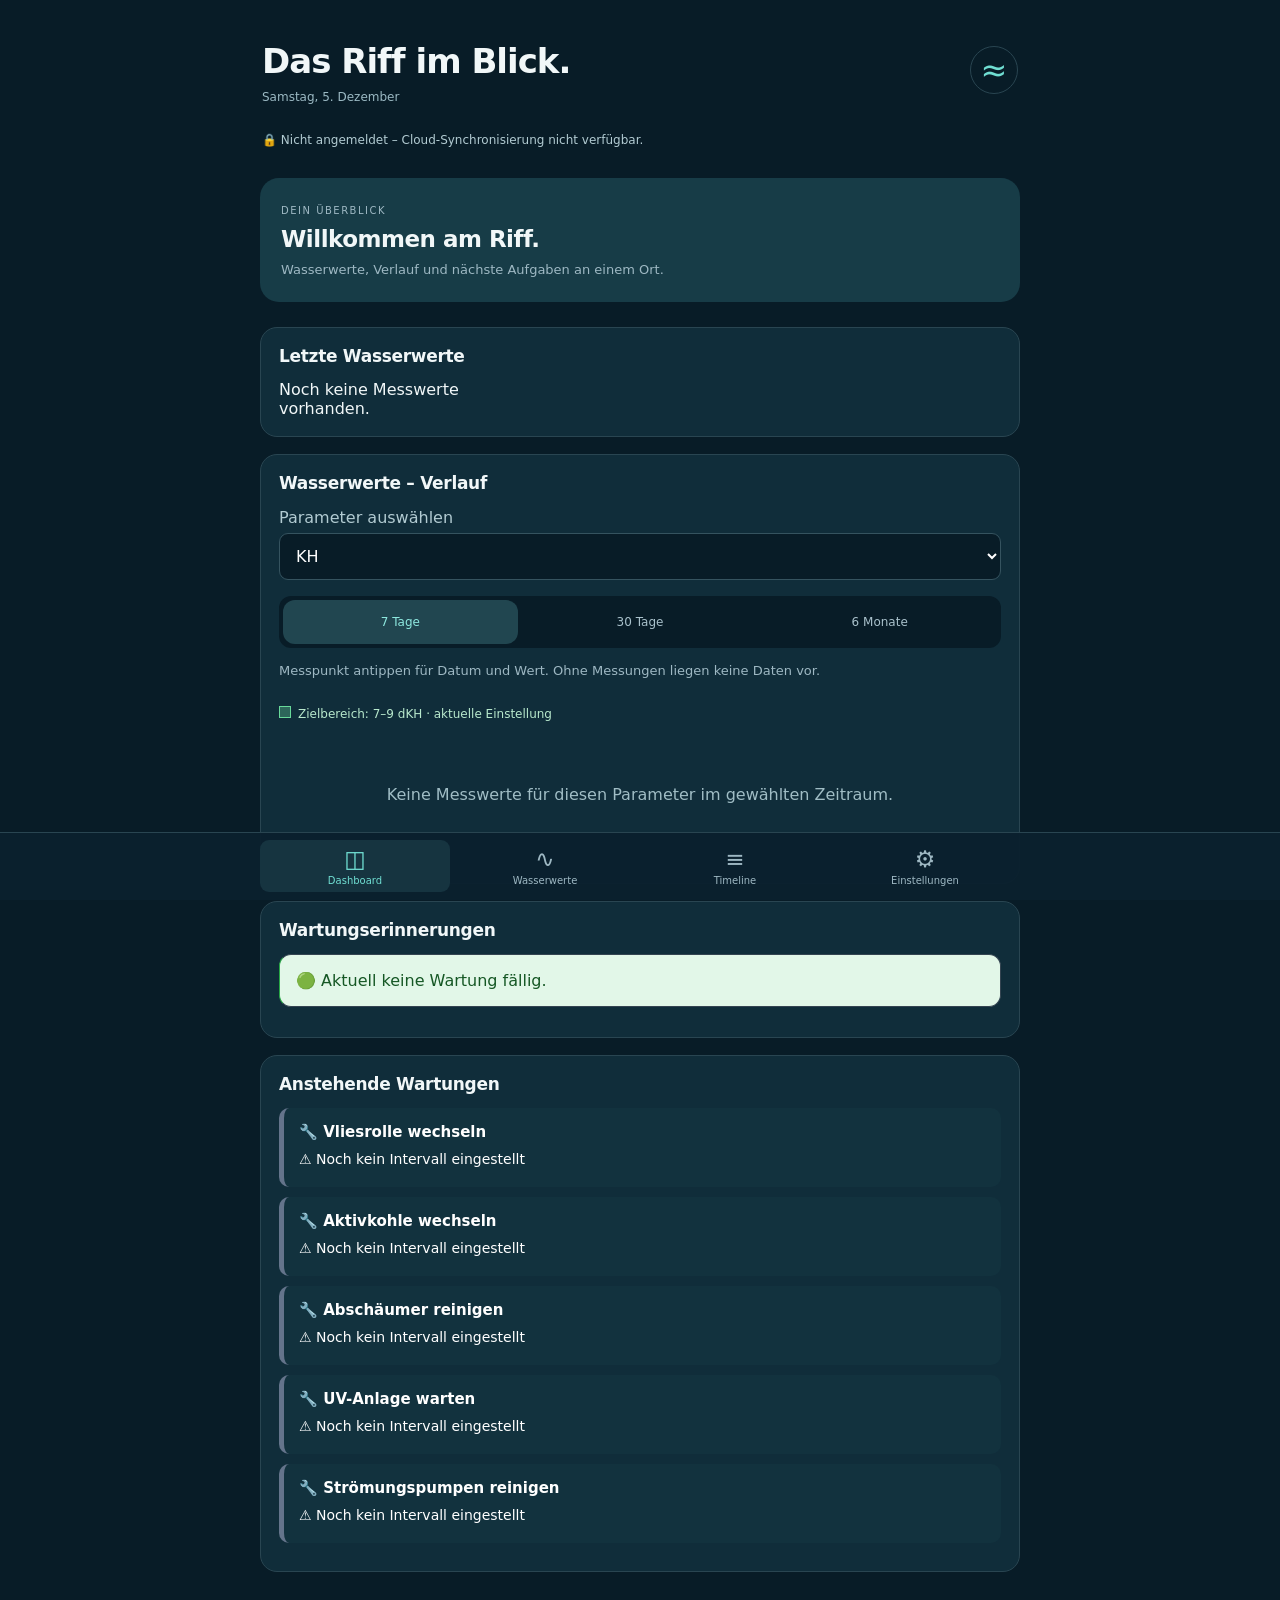
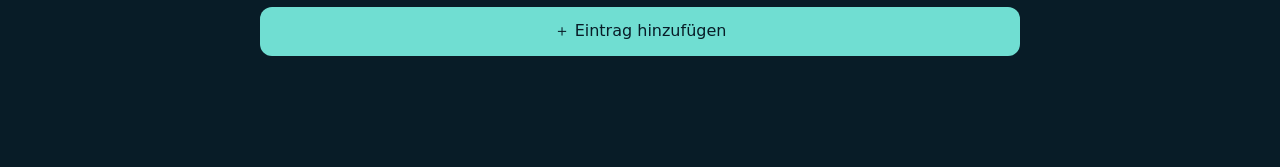
<file: index.html>
<!DOCTYPE html>
<html lang="de">
<head>
  <meta charset="UTF-8">
<meta http-equiv="Content-Security-Policy" content="default-src 'none'; script-src 'self'; style-src 'self' 'unsafe-inline'; img-src 'self' data:; connect-src 'self' https://yjmjafgycofdzkhppqml.supabase.co; worker-src 'self'; object-src 'none'; base-uri 'none'; form-action 'none'">
  <meta name="viewport"
        content="width=device-width, initial-scale=1">
  <title>Aquarium Tracker</title>
  <link rel="stylesheet" href="style.css">
  <link rel="manifest" href="manifest.json">
  <link rel="apple-touch-icon" href="icon-192.png">
  <link rel="icon" type="image/png" href="icon-192.png">
<script src="supabase-sdk-2.118.0.js" defer></script>
<script src="schreibschutz.js" defer></script>
<script src="app.js" defer></script>
<script src="wartung.js" defer></script>
<script src="supabase.js" defer></script>
<script src="oberflaeche.js" defer></script>
<script src="wartung-bearbeiten.js" defer></script>
</head>
<body>

  <!-- Supabase Anmeldung -->




  <header class="riff-header"><div><h1>Das Riff im Blick.</h1><p id="heutigesDatum"></p></div><span class="riff-marke" aria-hidden="true">≈</span></header>
<main>
<section id="ansicht-dashboard" class="ansicht" aria-label="Dashboard"><div class="ueberblick"><span class="augenbraue">Dein Überblick</span><h2>Willkommen am Riff.</h2><p>Wasserwerte, Verlauf und nächste Aufgaben an einem Ort.</p></div>
<section class="card">
      <h2>Letzte Wasserwerte</h2>
      <div id="aktuelleWerte" class="werte"></div>
    </section><section class="card">
  <h2>Wasserwerte – Verlauf</h2>

  <label for="diagrammParameter">
    Parameter auswählen
  </label>

  <select id="diagrammParameter">
    <option value="KH">KH</option>
    <option value="Ca">Calcium</option>
    <option value="Mg">Magnesium</option>
    <option value="NO3">Nitrat (NO₃)</option>
    <option value="PO4">Phosphat (PO₄)</option>
    <option value="Salinität">Salinität</option>
    <option value="Temperatur">Temperatur</option>
  </select>

  <div class="zeitraeume" role="group" aria-label="Diagrammzeitraum"><button type="button" data-zeitraum="7" aria-pressed="true">7 Tage</button><button type="button" data-zeitraum="30" aria-pressed="false">30 Tage</button><button type="button" data-zeitraum="6m" aria-pressed="false">6 Monate</button></div><p id="diagrammDetails" class="dezent" aria-live="polite">Messpunkt antippen für Datum und Wert.</p><div id="diagramm" class="diagramm"></div>
</section><section class="card"><h2>Wartungserinnerungen</h2><div id="wartungsErinnerungen"></div></section><section class="card"><h2>Anstehende Wartungen</h2><div id="naechsteWartungen"></div></section><button type="button" id="neuerEintrag">＋ Eintrag hinzufügen</button></section>
<section id="ansicht-wasserwerte" class="ansicht" aria-label="Wasserwerte" hidden><h2 class="seitentitel" tabindex="-1">Wasserwerte & Einträge</h2><p class="dezent">Messungen, Wasserwechsel, Wartungen und Dosierungen erfassen.</p><section class="card">
      <h2>Wasserwert eintragen</h2>

      <form id="werteForm">
        <label for="parameter">Parameter</label>
        <select id="parameter">
          <option value="KH">KH</option>
          <option value="Ca">Calcium</option>
          <option value="Mg">Magnesium</option>
          <option value="NO3">Nitrat (NO₃)</option>
          <option value="PO4">Phosphat (PO₄)</option>
          <option value="Salinität">Salinität</option>
          <option value="Temperatur">Temperatur</option>
        </select>

        <label for="messwert">Messwert</label>
        <input id="messwert" type="number"
               step="any" required
               placeholder="z. B. 8.1">

        <button type="submit">Wert speichern</button>
      </form>
    </section><section class="card">
  <h2>💧 Wasserwechsel</h2>

  <form id="wasserwechselForm">
    <label for="wasserwechselDatum">Datum</label>
    <input id="wasserwechselDatum"
           type="date" required>

    <label for="wasserwechselLiter">
      Gewechselte Wassermenge (Liter)
    </label>
    <input id="wasserwechselLiter"
           type="number"
           min="0.1"
           step="any"
           placeholder="z. B. 50"
           required>

    <label for="wasserwechselNotiz">Notiz</label>
    <input id="wasserwechselNotiz"
           type="text"
           placeholder="z. B. Nyos Pure Salz">

    <button type="submit">
      Wasserwechsel speichern
    </button>
  </form>
</section><section class="card">
  <h2>🔧 Wartung</h2>

  <form id="wartungForm">
    <label for="wartungTyp">Wartungsart</label>
    <select id="wartungTyp">
<option value="filtersocken">Vliesrolle gewechselt</option>
<option value="aktivkohle">Aktivkohle gewechselt</option>
<option value="abschaeumer">Abschäumer gereinigt</option>
<option value="uv">UV-Anlage gereinigt</option>
<option value="pumpen">Strömungspumpen gereinigt</option>
<option value="sonstiges">Sonstige Wartung</option>
    </select>

    <label for="wartungDatum">Datum</label>
    <input id="wartungDatum"
           type="date" required>

    <label for="wartungNotiz">Notiz</label>
    <input id="wartungNotiz"
           type="text"
           placeholder="Optional">

    <button type="submit">
      Wartung speichern
    </button>
  </form>
</section><section class="card">
  <h2>💊 Dosierungen</h2>
  <p>Aktuelle Dosierung ändern oder neu anlegen.</p>

  <form id="dosierungForm">
    <label for="dosierungProdukt">Produkt</label>
    <select id="dosierungProdukt">
      <option>Oceamo Duo</option>
      <option>Oceamo Regulator A</option>
      <option>Oceamo Regulator O</option>
      <option>Phosphat+</option>
      <option>Jod</option>
      <option>Sonstiges</option>
    </select>

    <label for="dosierungMenge">Neue Dosiermenge</label>
    <input id="dosierungMenge"
           type="number"
           min="0"
           step="any"
           required>

    <label for="dosierungEinheit">Einheit</label>
    <select id="dosierungEinheit">
      <option>ml/Tag</option>
      <option>ml/Woche</option>
      <option>Tropfen/Tag</option>
      <option>Tropfen/Woche</option>
    </select>

    <label for="dosierungDatum">Datum</label>
    <input id="dosierungDatum"
           type="date" required>

    <label for="dosierungNotiz">Notiz</label>
    <input id="dosierungNotiz"
           type="text"
           placeholder="z. B. KH-Verbrauch gestiegen">

    <button type="submit">
      Dosierung speichern
    </button>
  </form>

  <h3>Aktuelle Dosierungen</h3>
  <div id="aktuelleDosierungen"></div>
</section></section>
<section id="ansicht-timeline" class="ansicht" aria-label="Timeline" hidden><h2 class="seitentitel" tabindex="-1">Deine Timeline</h2><section class="card">
  <details>
    <summary>📜 Timeline anzeigen</summary>
    <div id="timeline"></div>
    <button id="timelineMehr" class="timeline-button" type="button" hidden>
  ➕ Mehr anzeigen
</button>

<button id="timelineWeniger" class="timeline-button" type="button" hidden>
  ➖ Weniger anzeigen
</button>

  </details>
</section></section>
<section id="ansicht-einstellungen" class="ansicht" aria-label="Einstellungen" hidden><h2 class="seitentitel" tabindex="-1">Einstellungen</h2><p class="dezent" id="appVersion">Aquarium Tracker · Version 1.0</p><section id="cloudLogin">
  <h2>☁️ Cloud-Anmeldung</h2>

  <form id="cloudLoginForm">
    <label for="cloudEmail">E-Mail-Adresse</label>
    <input
      type="email"
      id="cloudEmail"
      autocomplete="username"
      required
    >

    <label for="cloudPasswort">Passwort</label>
    <input
      type="password"
      id="cloudPasswort"
      autocomplete="current-password"
      required
    >

    <button type="submit">🔐 Anmelden</button>
  </form>

  <p id="cloudStatus">Noch nicht angemeldet.</p>

  <!-- ☁️ Synchronisierungsstatus -->
<div id="cloudSyncBereich">
  <h3>🔄 Cloud-Synchronisierung</h3>

  <p id="cloudSyncStatus" role="status" aria-live="polite">
    ⚪ Cloud-Status noch nicht geprüft.
  </p>
</div>

  <button type="button" id="cloudSpeichern">
  ☁️ Aquarium-Daten in Cloud speichern
</button>

<button type="button" id="cloudLaden">
  ☁️ Aquarium-Daten aus Cloud laden
</button>

<!-- 🔒 Sichere Erstverbindung mit der Cloud -->
<button type="button" id="cloudErstverbindung">
  🔗 Erstverbindung mit Cloud herstellen
</button>

<p id="cloudErstverbindungStatus">
  🔒 Erstverbindung noch nicht eingerichtet.
</p>

<p id="cloudLadenStatus"></p>

<p id="cloudSpeicherStatus"></p>

</section><section class="card">
  <details>
    <summary>⚙️ Zielbereiche einstellen</summary>

    <h3>KH (Karbonathärte)</h3>

<label for="khMin">Minimum (dKH)</label>
<input
  id="khMin"
  data-parameter="KH"
  data-feld="min"
  type="number"
  min="0"
  step="0.1"
  value="7"
>

<label for="khMax">Maximum (dKH)</label>
<input
  id="khMax"
  data-parameter="KH"
  data-feld="max"
  type="number"
  min="0"
  step="0.1"
  value="9"
>

<label for="khToleranz">Toleranz (dKH)</label>
<input
  id="khToleranz"
  data-parameter="KH"
  data-feld="toleranz"
  type="number"
  min="0"
  step="0.1"
  value="0.5"
>

<h3>Calcium (Ca)</h3>

<label for="caMin">Minimum (mg/l)</label>
<input
  id="caMin"
  data-parameter="Ca"
  data-feld="min"
  type="number"
  min="0"
  step="1"
  value="400"
>

<label for="caMax">Maximum (mg/l)</label>
<input
  id="caMax"
  data-parameter="Ca"
  data-feld="max"
  type="number"
  min="0"
  step="1"
  value="450"
>

<label for="caToleranz">Toleranz (mg/l)</label>
<input
  id="caToleranz"
  data-parameter="Ca"
  data-feld="toleranz"
  type="number"
  min="0"
  step="1"
  value="20"
>

<h3>Magnesium (Mg)</h3>

<label for="mgMin">Minimum (mg/l)</label>
<input
  id="mgMin"
  data-parameter="Mg"
  data-feld="min"
  type="number"
  min="0"
  step="1"
  value="1250"
>

<label for="mgMax">Maximum (mg/l)</label>
<input
  id="mgMax"
  data-parameter="Mg"
  data-feld="max"
  type="number"
  min="0"
  step="1"
  value="1400"
>

<label for="mgToleranz">Toleranz (mg/l)</label>
<input
  id="mgToleranz"
  data-parameter="Mg"
  data-feld="toleranz"
  type="number"
  min="0"
  step="1"
  value="50"
>

<h3>Nitrat (NO3)</h3>

<label for="no3Min">Minimum (mg/l)</label>
<input
  id="no3Min"
  data-parameter="NO3"
  data-feld="min"
  type="number"
  min="0"
  step="0.1"
  value="2"
>

<label for="no3Max">Maximum (mg/l)</label>
<input
  id="no3Max"
  data-parameter="NO3"
  data-feld="max"
  type="number"
  min="0"
  step="0.1"
  value="15"
>

<label for="no3Toleranz">Toleranz (mg/l)</label>
<input
  id="no3Toleranz"
  data-parameter="NO3"
  data-feld="toleranz"
  type="number"
  min="0"
  step="0.1"
  value="5"
>

<h3>Phosphat (PO4)</h3>

<label for="po4Min">Minimum (mg/l)</label>
<input
  id="po4Min"
  data-parameter="PO4"
  data-feld="min"
  type="number"
  min="0"
  step="0.01"
  value="0.03"
>

<label for="po4Max">Maximum (mg/l)</label>
<input
  id="po4Max"
  data-parameter="PO4"
  data-feld="max"
  type="number"
  min="0"
  step="0.01"
  value="0.10"
>

<label for="po4Toleranz">Toleranz (mg/l)</label>
<input
  id="po4Toleranz"
  data-parameter="PO4"
  data-feld="toleranz"
  type="number"
  min="0"
  step="0.01"
  value="0.02"
>

<h3>Salinität</h3>

<label for="salMin">Minimum (PSU)</label>
<input
  id="salMin"
  data-parameter="Salinität"
  data-feld="min"
  type="number"
  min="0"
  step="0.1"
  value="34"
>

<label for="salMax">Maximum (PSU)</label>
<input
  id="salMax"
  data-parameter="Salinität"
  data-feld="max"
  type="number"
  min="0"
  step="0.1"
  value="36"
>

<label for="salToleranz">Toleranz (PSU)</label>
<input
  id="salToleranz"
  data-parameter="Salinität"
  data-feld="toleranz"
  type="number"
  min="0"
  step="0.1"
  value="0.5"
>
<h3>Temperatur</h3>

<label for="tempMin">Minimum (°C)</label>
<input
  id="tempMin"
  data-parameter="Temperatur"
  data-feld="min"
  type="number"
  min="0"
  step="0.1"
  value="24"
>

<label for="tempMax">Maximum (°C)</label>
<input
  id="tempMax"
  data-parameter="Temperatur"
  data-feld="max"
  type="number"
  min="0"
  step="0.1"
  value="26"
>

<label for="tempToleranz">Toleranz (°C)</label>
<input
  id="tempToleranz"
  data-parameter="Temperatur"
  data-feld="toleranz"
  type="number"
  min="0"
  step="0.1"
  value="0.5"
>

  </details>
</section><section class="card">
  <h2>🔧 Wartungsintervalle</h2>
  <p>
    Lege fest, wann deine nächste Wartung fällig ist
    und ob du daran erinnert werden möchtest.
  </p>
  
  <div id="wartungsplan"></div>
</section><section class="card">
  <h2>💾 Datensicherung</h2>

  <p>
    Sichere alle deine Aquarium-Daten als
    Backup-Datei auf deinem Computer.
  </p>

  <button type="button" id="backupExport">
    Backup herunterladen
  </button>

  <label for="backupImport">
    Backup wiederherstellen
  </label>

  <input
    type="file"
    id="backupImport"
    accept=".json,application/json"
  >

  <p id="backupStatus" aria-live="polite"></p>
</section></section>
</main><nav class="hauptnavigation" aria-label="Hauptnavigation"><button type="button" data-ansicht="dashboard" aria-current="page"><span aria-hidden="true">◫</span>Dashboard</button><button type="button" data-ansicht="wasserwerte"><span aria-hidden="true">∿</span>Wasserwerte</button><button type="button" data-ansicht="timeline"><span aria-hidden="true">≡</span>Timeline</button><button type="button" data-ansicht="einstellungen"><span aria-hidden="true">⚙</span>Einstellungen</button></nav>

</body>
</html>
</file>
<file: style.css>
* {
  box-sizing: border-box;
}

body {
  margin: 0;
  background: #081923;
  color: #f1f7f9;
  font-family: Arial, sans-serif;
}

header {
  padding: 25px 20px;
  background: #0d2632;
}

h1 {
  color: #5dd6dc;
  margin: 0 0 8px;
}

header p {
  color: #9bb9c3;
  margin: 0;
}

main {
  max-width: 850px;
  margin: auto;
  padding: 20px;
}

.card {
  background: #12303c;
  border-radius: 16px;
  padding: 20px;
  margin-bottom: 18px;
}

h2 {
  margin-top: 0;
}

label {
  display: block;
  margin: 15px 0 6px;
  color: #b2cbd2;
}

input, select {
  width: 100%;
  padding: 12px;
  border: 1px solid #315663;
  border-radius: 9px;
  background: #081923;
  color: white;
  font-size: 16px;
}

button {
  width: 100%;
  padding: 14px;
  margin-top: 18px;
  border: none;
  border-radius: 10px;
  background: #5dd6dc;
  color: #08202a;
  font-weight: bold;
  cursor: pointer;
}

.werte {
  display: grid;
  grid-template-columns: repeat(2, 1fr);
  gap: 12px;
}

.wert {
  background: #19404d;
  padding: 15px;
  border-radius: 12px;
}

.wert small {
  color: #a0bdc5;
}

.wert strong {
  display: block;
  font-size: 22px;
  margin-top: 8px;
}

.eintrag {
  border-left: 3px solid #5dd6dc;
  padding: 8px 14px;
  margin-bottom: 14px;
  background: #19404d;
  border-radius: 0 10px 10px 0;
}

.eintrag small {
  color: #a0bdc5;
}

@media (max-width: 400px) {
  .werte {
    grid-template-columns: 1fr;
  }
}

.diagramm {
  margin-top: 20px;
  min-height: 230px;
  overflow: hidden;
}

.diagramm svg {
  display: block;
  width: 100%;
  height: auto;
}

.diagramm text {
  fill: #a0bdc5;
  font-family: Arial, sans-serif;
  font-size: 12px;
}

.diagramm .linie {
  fill: none;
  stroke: #5dd6dc;
  stroke-width: 3;
  stroke-linecap: round;
  stroke-linejoin: round;
}

.diagramm .punkt {
  fill: #5dd6dc;
  stroke: #12303c;
  stroke-width: 2;
}

.diagramm .gitter {
  stroke: #315663;
  stroke-width: 1;
  stroke-dasharray: 4 5;
}

.diagramm .hinweis {
  color: #a0bdc5;
  text-align: center;
  padding: 45px 10px;
}

.wartungsplan-eintrag {
  display: flex;
  flex-direction: column;
  gap: 10px;
  padding: 16px;
  margin: 12px 0;
  border: 1px solid #344451;
  border-radius: 12px;
}

.wartungsplan-eintrag label {
  display: flex;
  align-items: center;
  gap: 10px;
}

.wartungsplan-eintrag input[type="checkbox"] {
  width: auto;
}

.wartungsplan-eintrag p {
  margin: 4px 0;
}
/* Grün: Alles in Ordnung */
.erinnerung-gruen {
  background-color: #e2f7e8;
  border-left-color: #28a745 !important;
  color: #155724;
}

/* Gelb: Wartung bald fällig */
.erinnerung-gelb {
  background-color: #fff3cd;
  border-left-color: #ffc107 !important;
  color: #856404;
}

/* Rot: Wartung überfällig oder heute fällig */
.erinnerung-rot {
  background-color: #f8d7da;
  border-left-color: #dc3545 !important;
  color: #721c24;
}

/* Wartungskarten im Dashboard */

.wartungskarte {
  background: #1e293b;
  border-radius: 12px;
  padding: 15px;
  margin-bottom: 10px;
  border-left: 5px solid #64748b;
  color: white;
}

/* Überschrift der Wartungskarte */
.wartungskarte h3 {
  margin: 0 0 10px 0;
  font-size: 17px;
}

/* Textzeilen der Wartungskarte */
.wartungskarte p {
  margin: 5px 0;
  font-size: 14px;
}

/* Farben für Wartungskarten */

.wartungskarte.rot {
  border-left-color: #ef4444;
}

.wartungskarte.gelb {
  border-left-color: #facc15;
}

.wartungskarte.gruen {
  border-left-color: #22c55e;
}

/* Timeline-Buttons */
.timeline-button {
  display: block;
  margin: 15px auto;
  padding: 12px 20px;

  background-color: #087e9b;
  color: white;

  border: none;
  border-radius: 10px;

  font-size: 14px;
  font-weight: 600;

  cursor: pointer;
  transition: background-color 0.3s ease;
}

/* Versteckte Timeline-Buttons ausblenden */
.timeline-button[hidden] {
  display: none;
}
/* Timeline-Button beim Darüberfahren */
.timeline-button:hover {
  background-color: #0a9cbd;
}

/* 🟢 Wasserwert im Zielbereich */
.wert.status-gruen {
  border-left: 5px solid #22c55e;
}

/* 🟡 Wasserwert leicht außerhalb */
.wert.status-gelb {
  border-left: 5px solid #eab308;
}

/* 🔴 Wasserwert deutlich außerhalb */
.wert.status-rot {
  border-left: 5px solid #ef4444;
}

/* 🔒 Deaktivierte Buttons deutlich kennzeichnen */
button:disabled {
  opacity: 0.45;
  cursor: not-allowed;
}

/* Riff: gemeinsame Startseite und mobile Navigation. */
:root { color-scheme: dark; --riff-akzent: #70ded2; }
.wartung-aktionen { display: flex; gap: 10px; margin-top: 14px; }
.wartung-aktionen button { margin-top: 0; padding: 10px; font-size: 13px; }
.wartung-aktionen .gefahr { background: #462d37; color: #ffc5cc; border: 1px solid #87515e; }
.wartung-dialog { width: min(92vw, 460px); max-height: 85dvh; overflow-y: auto; border: 1px solid #35535f; border-radius: 19px; background: #102d3a; color: #f1f7f8; padding: 22px; }
.wartung-dialog::backdrop { background: #020e18bb; }
.wartung-dialog h2 { font-size: 21px; margin-top: 0; }
.wartung-dialog textarea { width: 100%; resize: vertical; padding: 12px; font: inherit; background: #081c27; color: #fff; border: 1px solid #35535f; border-radius: 9px; }
#wartungBearbeitenStatus { color: #ffc5cc; font-size: 13px; line-height: 1.5; }
body { background: #081c27; color: #f1f7f8; font-family: system-ui, -apple-system, BlinkMacSystemFont, "Segoe UI", sans-serif; padding-bottom: calc(95px + env(safe-area-inset-bottom)); }
[hidden] { display: none !important; }
button, input, select { font: inherit; }
button:focus-visible, [role="button"]:focus-visible, summary:focus-visible { outline: 3px solid #70ded2; outline-offset: 4px; }
.riff-header { max-width: 800px; margin: auto; padding: 34px 22px 12px; background: transparent; display: flex; justify-content: space-between; align-items: center; gap: 14px; }
.riff-header h1 { color: #f1f7f8; font-size: clamp(26px, 6vw, 34px); letter-spacing: -1px; margin: 7px 0; }
.riff-header p { font-size: 12px; line-height: 1.5; }
.riff-header .augenbraue, .augenbraue { color: #9eb8c3; font-size: 10px; letter-spacing: 1.5px; text-transform: uppercase; }
.riff-marke { color: var(--riff-akzent); font-size: 32px; border: 1px solid #294551; border-radius: 50%; width: 48px; height: 48px; flex-shrink: 0; display: grid; place-items: center; }
main { max-width: 800px; padding: 16px 20px; }
.cloud-kurzstatus { display: block; width: calc(100% - 40px); max-width: 760px; margin: 0 auto; text-align: left; background: transparent; color: #b2cbd2; font-size: 12px; font-weight: 400; padding: 8px 2px; line-height: 1.5; }
.ueberblick { padding: 21px; border-radius: 19px; background: #173c47; margin: 0 0 25px; }
.ueberblick h2 { font-size: 23px; letter-spacing: -.5px; margin: 8px 0; }
.ueberblick p, .dezent { color: #9eb8c3; font-size: 13px; line-height: 1.6; }
.ueberblick p { margin: 0; }
.card, #cloudLogin { background: #102d3a; border: 1px solid #294551; border-radius: 17px; padding: 18px; margin-bottom: 17px; }
.card h2, #cloudLogin h2 { font-size: 17px; letter-spacing: -.3px; }
.card h3 { font-size: 15px; }
.werte { grid-template-columns: repeat(2, minmax(0, 1fr)); gap: 10px; }
.wert { border: 1px solid #294551; background: #12323e; border-radius: 14px; padding: 13px; cursor: pointer; overflow-wrap: anywhere; }
.wert strong { font-size: 24px; font-weight: 600; letter-spacing: -.6px; margin: 7px 0; }
.wert small { display: block; color: #adc6ce; font-size: 11px; line-height: 1.6; }
button { background: var(--riff-akzent); color: #081c27; border-radius: 12px; min-height: 44px; }
input, select { background: #081c27; border-color: #35535f; }
/* iOS-Datumsfelder dürfen ihre intrinsische Mindestbreite nicht durchsetzen. */
input[type="date"] {
  display: block;
  box-sizing: border-box;
  width: 100%;
  min-width: 0;
  max-width: 100%;
  min-inline-size: 0;
  height: 48px;
  padding: 10px 12px;
  font-size: 16px;
  -webkit-appearance: none;
  appearance: none;
}
input[type="date"]::-webkit-date-and-time-value {
  min-width: 0;
  text-align: left;
}
.zeitraeume { display: flex; gap: 5px; margin-top: 16px; padding: 4px; border-radius: 12px; background: #081c27; }
.zeitraeume button { margin: 0; padding: 10px 4px; min-width: 0; background: transparent; color: #a9c1cb; font-size: 12px; font-weight: 500; }
.zeitraeume button[aria-pressed="true"] { background: #214650; color: #8ee8df; }
.diagramm { min-height: 170px; margin-top: 8px; }
.diagramm .linie { stroke: var(--riff-akzent); }
.diagramm .zielband { fill: #68d99a; fill-opacity: .13; }
.diagramm .zielgrenze { stroke: #68d99a; stroke-width: 1.5; stroke-dasharray: 7 5; }
.diagramm-ziellegende { color: #b8e9cd; font-size: 12px; line-height: 1.6; margin: 10px 0; }
.diagramm-ziellegende::before { content: ""; display: inline-block; width: 10px; height: 10px; background: #68d99a55; border: 1px solid #68d99a; margin-right: 7px; }
.diagramm text { font-size: 18px; }
.diagramm .punkt { fill: var(--riff-akzent); cursor: pointer; }
.diagramm .punkt:focus { stroke: #fff; stroke-width: 5; outline: none; }
.wartungskarte { background: #12323e; border-radius: 10px; }
.hauptnavigation { position: fixed; z-index: 20; bottom: 0; left: 0; right: 0; display: flex; justify-content: center; background: #0b212ef5; border-top: 1px solid #294551; padding: 7px 8px calc(8px + env(safe-area-inset-bottom)); }
.hauptnavigation button { background: transparent; color: #9eb8c3; font-size: 10px; font-weight: 500; margin: 0; padding: 6px 2px; border-radius: 9px; width: 25%; max-width: 190px; }
.hauptnavigation button span { display: block; font-size: 23px; margin-bottom: 3px; }
.hauptnavigation button[aria-current="page"] { color: var(--riff-akzent); background: #163440; }
.seitentitel { font-size: 25px; letter-spacing: -.6px; margin-top: 10px; }
details summary { cursor: pointer; line-height: 1.7; font-weight: 600; }
@media (min-width: 700px) { .werte { grid-template-columns: repeat(3, minmax(0, 1fr)); } }
@media (prefers-reduced-motion: reduce) { * { scroll-behavior: auto !important; transition: none !important; } }
</file>
